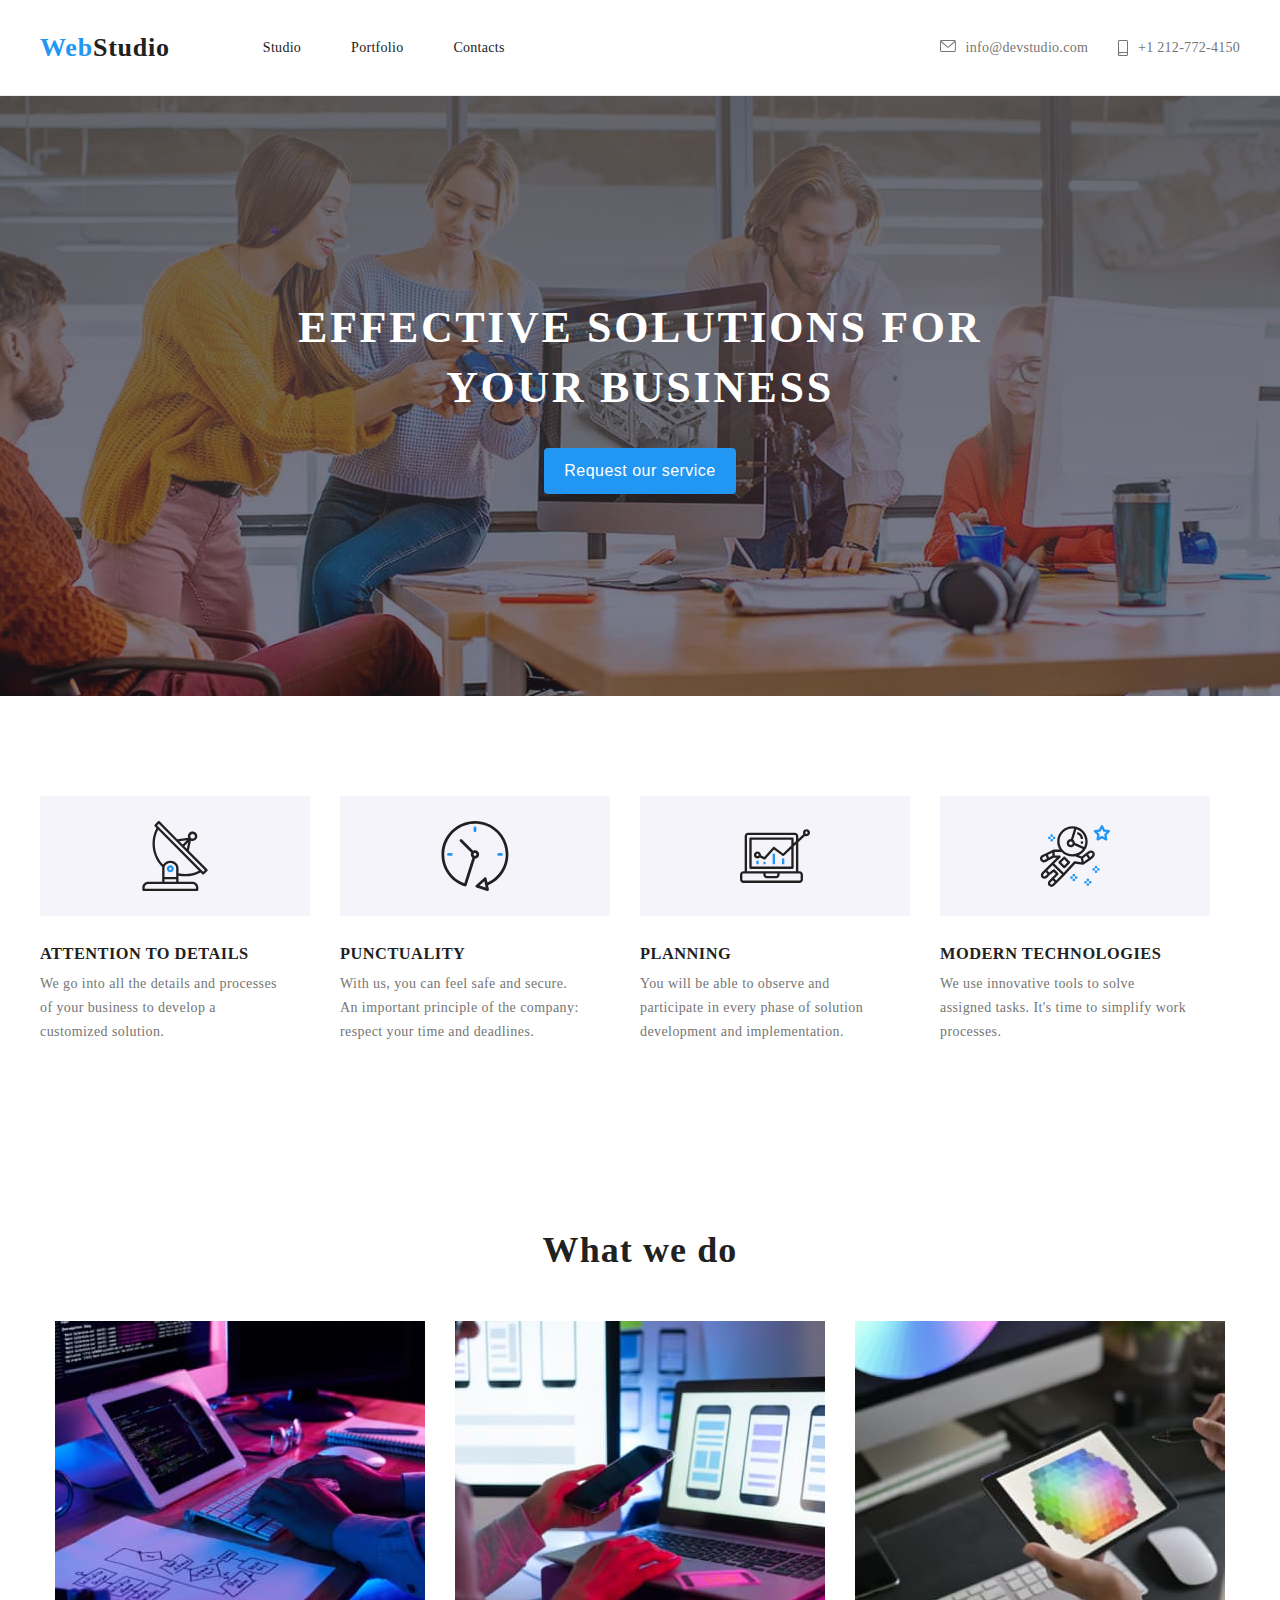
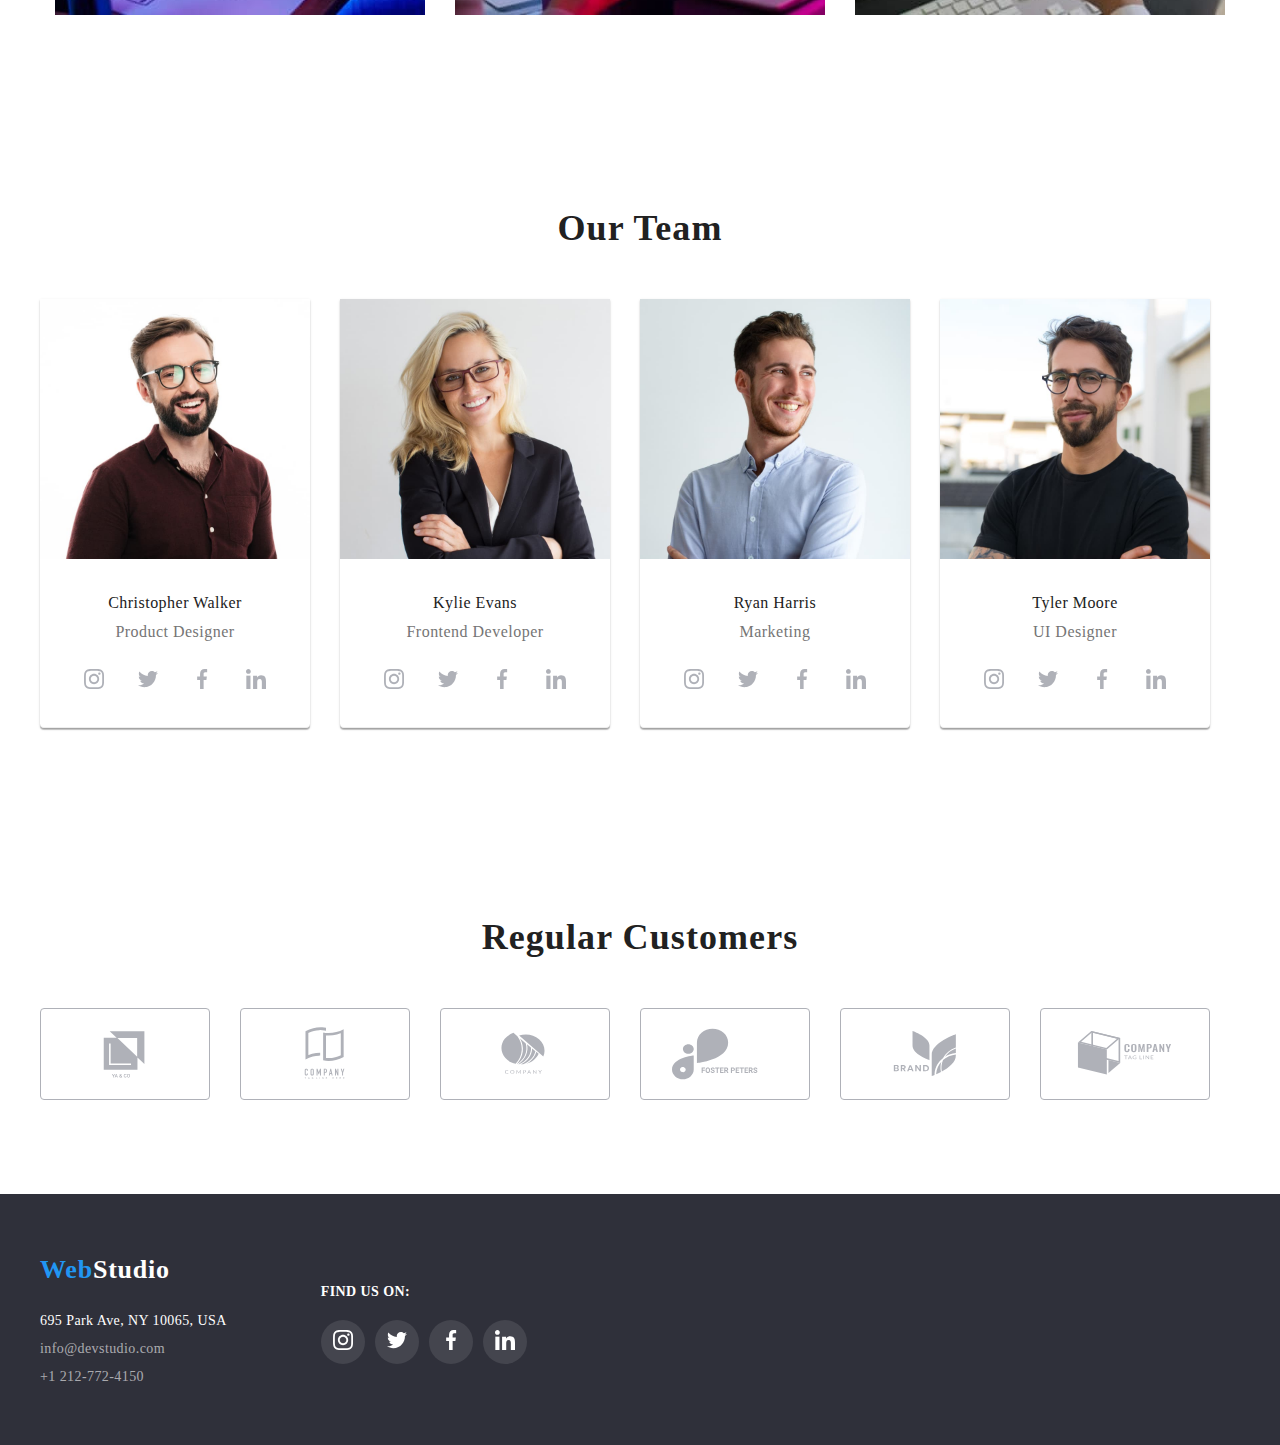
<file: index.html>
<!DOCTYPE html>
<html>

<head>
    <meta charset="UTF-8">
    <title>Web Studio</title>
    <link rel="preconnect" href="https://fonts.googleapis.com">
    <link rel="preconnect" href="https://fonts.gstatic.com" crossorigin>
    <link href="https://fonts.googleapis.com/css2?family=Raleway:wght@400;500;700;900&display=swap" rel="stylesheet">
    <link rel="stylesheet" href="css/styles.css">
</head>

<body>
    <!--HeaderSection-->
    <div class="header-border">
        <header class="page-header container-for-dimensions">
            <a class="link header-logo" href="index.html"><span class="span-for-logo">Web</span>Studio</a>
            <nav class="header-navigation">
                <ul class="navigation-list unstyled-list">
                    <li class="nav-list-item"><a class="link" href="index.html">Studio</a></li>
                    <li class="nav-list-item"><a class="link" href="Portfolio.html">Portfolio</a></li>
                    <li class="nav-list-item"><a class="link" href="Contacts.html">Contacts</a></li>
                </ul>
            </nav>
            <!--RightNavigationSection-->
            <ul class="right-navigation-list unstyled-list">
                <li class="contact-list-item">
                    <a class="link right-navigation-contact" href="mailto:info@devstudio.com">
                        <svg class="" width="16px" height="12px">
                        <use href="images/icons-svg.svg#icon-envelope"></use>
                        </svg>
                        info@devstudio.com 
                    </a></li>
                <li class="contact-list-item">
                    <a class="link right-navigation-contact" href="tel:+12127724150">
                        <svg class="right-navigation-icon-2" width="10px" height="16px">
                        <use href="images/icons-svg.svg#icon-smartphone"></use>
                        </svg>
                        +1 212-772-4150</a></li>
            </ul>
        </header>
    </div>
    <main>
        <section class="studio-height studio-height-background-image">
            <h1 class="first-studio-page-text">EFFECTIVE SOLUTIONS FOR<br> YOUR BUSINESS</h1>
            <button class="button-studio" type="button">Request our service</button>
        </section>
        <!--Features-Section-->
        <section class="container-for-dimensions">
            <ul class="container-feature-studio unstyled-list">
                <li class="feature-studio-list">
                    <div class="svg-container-features">
                        <div class="center-svg">
                        <svg class="svg-dimensions-features">
                            <use href="images/icons-svg.svg#icon-antenna-1-1"></use>
                        </svg>
                        </div>
                        <div class="feature-text">
                        <h3 class="strenghts-title">ATTENTION TO DETAILS</h3>
                        <p class="strenghts-description">We go into all the details and processes<br>
                            of your business to develop a
                            <br> customized solution.
                        </p>
                        </div>
                    </div>
                </li>
                <li class="feature-studio-list">
                    <div class="svg-container-features">
                        <div class="center-svg">
                        <svg class="svg-dimensions-features">
                            <use href="images/icons-svg.svg#icon-clock-1-1"></use>
                        </svg>
                        </div>
                        <div class="feature-text">
                        <h3 class="strenghts-title">PUNCTUALITY</h3>
                        <p class="strenghts-description">With us, you can feel safe and secure. <br>
                            An important principle of the company:
                            <br>respect your time and deadlines.
                            </p>
                        </div>
                    </div>
                </li>
                <li class="feature-studio-list">
                    <div class="svg-container-features">
                        <div class="center-svg">
                        <svg class="svg-dimensions-features">
                            <use href="images/icons-svg.svg#icon-diagram-1-1"></use>
                        </svg>
                        </div>
                        <div class="feature-text">
                        <h3 class="strenghts-title">PLANNING</h3>
                        <p class="strenghts-description">You will be able to observe and<br>
                            participate in every phase of solution<br>
                            development and implementation.</p> 
                        </div>
                    </div>
                </li>
                <li class="feature-studio-list">
                    <div class="svg-container-features">
                        <div class="center-svg">
                        <svg class="svg-dimensions-features">
                            <use href="images/icons-svg.svg#icon-astronaut-1-1"></use>
                        </svg>
                        </div>
                        <div class="feature-text">
                            <h3 class="strenghts-title">MODERN TECHNOLOGIES</h3>
                            <p class="strenghts-description">We use innovative tools to solve<br>
                            assigned tasks. It's time to simplify work<br>
                            processes.</p> 
                        </div>
                    </div>
                </li>
            </ul>
        <!--What-we-do-section-->
        <section class="container-for-dimensions padding-bottom-class">
            <h2 class="center-text">What we do</h2>
            <ul class="what-we-do-images unstyled-list">
                <li><img height="294" width="370" src="images/what_we_do1.jpg" alt=""></li>
                <li><img height="294" width="370" src="images/what_we_do2.jpg" alt=""></li>
                <li><img height="294" width="370" src="images/what_we_do3.jpg" alt=""></li>
            </ul>
        </section>
        <!--Our-team-Section-->
        <section class="container-for-dimensions">
            <h2 class="center-text">Our Team</h2>
            <ul class="container-list-studio unstyled-list">
                <li class="container-studio">
                    <img height="260" width="270" src="images/team1.jpg" alt="Christopher Walker">
                    <h3 class="container-title-studio">Christopher Walker</h3>
                    <p class="container-sub-title-studio">Product Designer</p>
                    <div class="social-media-icons">
                        <ul class="unstyled-list">
                            <li class=""> <a class="icon-list-item" href="#">
                                <svg class="social-media-icons-svg">
                                    <use href="images/icons-svg.svg#icon-instagram-2-1"></use>
                                </svg>
                            </a></li>
                            <li class=""> <a class="icon-list-item" href="#">
                                <svg class="social-media-icons-svg">
                                    <use href="images/icons-svg.svg#icon-twitter-1-1"></use>
                                </svg>
                            </a></li>
                            <li class=""> <a class="icon-list-item" href="#">
                                <svg class="social-media-icons-svg">
                                    <use href="images/icons-svg.svg#icon-facebook-1-1"></use>
                                </svg>
                            </a></li>
                            <li class=""> <a class="icon-list-item" href="#">
                                <svg class="social-media-icons-svg">
                                    <use href="images/icons-svg.svg#icon-linkedin-1-1"></use>
                                </svg>
                            </a></li>
                        </ul>
                    </div>
                </li>
                <li class="container-studio">
                    <img height="260" width="270" src="images/team2.jpg" alt="Kylie Evans">
                    <h3 class="container-title-studio">Kylie Evans</h3>
                    <p class="container-sub-title-studio">Frontend Developer</p>
                    <div class="social-media-icons">
                        <ul class="unstyled-list">
                            <li class=""> <a class="icon-list-item" href="#">
                                <svg class="social-media-icons-svg">
                                    <use href="images/icons-svg.svg#icon-instagram-2-1"></use>
                                </svg>
                            </a></li>
                            <li class=""> <a class="icon-list-item" href="#">
                                <svg class="social-media-icons-svg">
                                    <use href="images/icons-svg.svg#icon-twitter-1-1"></use>
                                </svg>
                            </a></li>
                            <li class=""> <a class="icon-list-item" href="#">
                                <svg class="social-media-icons-svg">
                                    <use href="images/icons-svg.svg#icon-facebook-1-1"></use>
                                </svg>
                            </a></li>
                            <li class=""> <a class="icon-list-item" href="#">
                                <svg class="social-media-icons-svg">
                                    <use href="images/icons-svg.svg#icon-linkedin-1-1"></use>
                                </svg>
                            </a></li>
                        </ul>
                    </div>
                </li>
                <li class="container-studio">
                    <img height="260" width="270" src="images/team3.jpg" alt="Ryan Harris">
                    <h3 class="container-title-studio">Ryan Harris</h3>
                    <p class="container-sub-title-studio">Marketing</p>
                    <div class="social-media-icons">
                        <ul class="unstyled-list">
                            <li class=""> <a class="icon-list-item" href="#">
                                <svg class="social-media-icons-svg">
                                    <use href="images/icons-svg.svg#icon-instagram-2-1"></use>
                                </svg>
                            </a></li>
                            <li class=""> <a class="icon-list-item" href="#">
                                <svg class="social-media-icons-svg">
                                    <use href="images/icons-svg.svg#icon-twitter-1-1"></use>
                                </svg>
                            </a></li>
                            <li class=""> <a class="icon-list-item" href="#">
                                <svg class="social-media-icons-svg">
                                    <use href="images/icons-svg.svg#icon-facebook-1-1"></use>
                                </svg>
                            </a></li>
                            <li class=""> <a class="icon-list-item" href="#">
                                <svg class="social-media-icons-svg">
                                    <use href="images/icons-svg.svg#icon-linkedin-1-1"></use>
                                </svg>
                            </a></li>
                        </ul>
                    </div>
                </li>
                <li class="container-studio">
                    <img height="260" width="270" src="images/team4.jpg" alt="Tyler Moore">
                    <h3 class="container-title-studio">Tyler Moore</h3>
                    <p class="container-sub-title-studio">UI Designer</p>
                    <div class="social-media-icons">
                        <ul class="unstyled-list">
                            <li class=""> <a class="icon-list-item" href="#">
                                <svg class="social-media-icons-svg">
                                    <use href="images/icons-svg.svg#icon-instagram-2-1"></use>
                                </svg>
                            </a></li>
                            <li class=""> <a class="icon-list-item" href="#">
                                <svg class="social-media-icons-svg">
                                    <use href="images/icons-svg.svg#icon-twitter-1-1"></use>
                                </svg>
                            </a></li>
                            <li class=""> <a class="icon-list-item" href="#">
                                <svg class="social-media-icons-svg">
                                    <use href="images/icons-svg.svg#icon-facebook-1-1"></use>
                                </svg>
                            </a></li>
                            <li class=""> <a class="icon-list-item" href="#">
                                <svg class="social-media-icons-svg">
                                    <use href="images/icons-svg.svg#icon-linkedin-1-1"></use>
                                </svg>
                            </a></li>
                        </ul>
                    </div>
                </li>
            </ul>
        </section>
        <!--Regular-Customers-->
        <section class="container-for-dimensions">
            <h2 class="center-text-1">Regular Customers</h2>
            <ul class="container-feature-studio-1 unstyled-list">
                <div class="svg-container-regular-customers">
                    <li class="">
                        <div class="svg-container-regular-customers-svg">
                            <svg class="svg-dimensions-regular-customers">
                                <use href="images/icons-svg.svg#icon-Logo"></use>
                            </svg>
                        </div>
                    </li>
                </div>
                <div class="svg-container-regular-customers">
                    <li class="">
                        <div class="svg-container-regular-customers-svg">
                            <svg class="svg-dimensions-regular-customers">
                                <use href="images/icons-svg.svg#icon-Logo-1"></use>
                            </svg>
                        </div>
                    </li>
                </div>
                <div class="svg-container-regular-customers">
                    <li class="">
                        <div class="svg-container-regular-customers-svg">
                            <svg class="svg-dimensions-regular-customers">
                                <use href="images/icons-svg.svg#icon-Logo-2"></use>
                            </svg>
                        </div>
                    </li>
                </div>
                <div class="svg-container-regular-customers">
                    <li class="">
                        <div class="svg-container-regular-customers-svg">
                            <svg class="svg-dimensions-regular-customers">
                                <use href="images/icons-svg.svg#icon-Logo-3"></use>
                            </svg>
                        </div>
                    </li>
                </div>
                <div class="svg-container-regular-customers">
                    <li class="">
                        <div class="svg-container-regular-customers-svg">
                            <svg class="svg-dimensions-regular-customers">
                                <use href="images/icons-svg.svg#icon-Logo-4"></use>
                            </svg>
                        </div>
                    </li>
                </div>
                <div class="svg-container-regular-customers">
                    <li class="">
                        <div class="svg-container-regular-customers-svg">
                            <svg class="svg-dimensions-regular-customers">
                                <use href="images/icons-svg.svg#icon-Logo-5"></use>
                            </svg>
                        </div>
                    </li>
                </div>
                </ul>
        </section>
    </main>
    <!--PageFooter-->
    <footer class="page-footer">
        <div class="footer-style container-for-dimensions">
            <div class="footer-logo-container">
            <section class="footer-section">
                <a class="footer-logo link" href="index.html"><span class="span-for-logo">Web</span>Studio</a>
                <address>
                    <ul class="informations-of-contact unstyled-list">
                        <li><a class="link location" href="">695 Park Ave, NY 10065, USA</a></li>
                        <li><a class="link contacts" href="mailto:info@devstudio.com">info@devstudio.com</a></li>
                        <li><a class="link contacts mail" href="tel:+12127724150">+1 212-772-4150</a></li>
                    </ul>
                </address>
            </section>
            </div>
            <section class="find-us-section">
                <p class="find-us-text">Find us on:</p>
                <div class="social-icons">
                    <div class="social-media-icons">
                        <ul class="unstyled-list">
                            <li class="icon-list-item-footer"> <a href="#">
                                    <svg width="20px" height="20px">
                                        <use href="images/icons-svg.svg#icon-instagram-2-2"></use>
                                    </svg></a></li>
                            <li class="icon-list-item-footer"> <a href="#">
                                    <svg width="20px" height="20px">
                                        <use href="images/icons-svg.svg#icon-twitter-1-2"></use>
                                    </svg></a></li>
                            <li class="icon-list-item-footer"> <a href="#">
                                    <svg width="20px" height="20px">
                                        <use href="images/icons-svg.svg#icon-facebook-1-2"></use>
                                    </svg></a></li>
                            <li class="icon-list-item-footer"> <a href="#">
                                    <svg width="20px" height="20px">
                                        <use href="images/icons-svg.svg#icon-linkedin-1-2"></use>
                                    </svg></a></li>
                        </ul>
                    </div>
                </div>
            </section>
        </div>
    </footer>
</body>
</html>
</file>
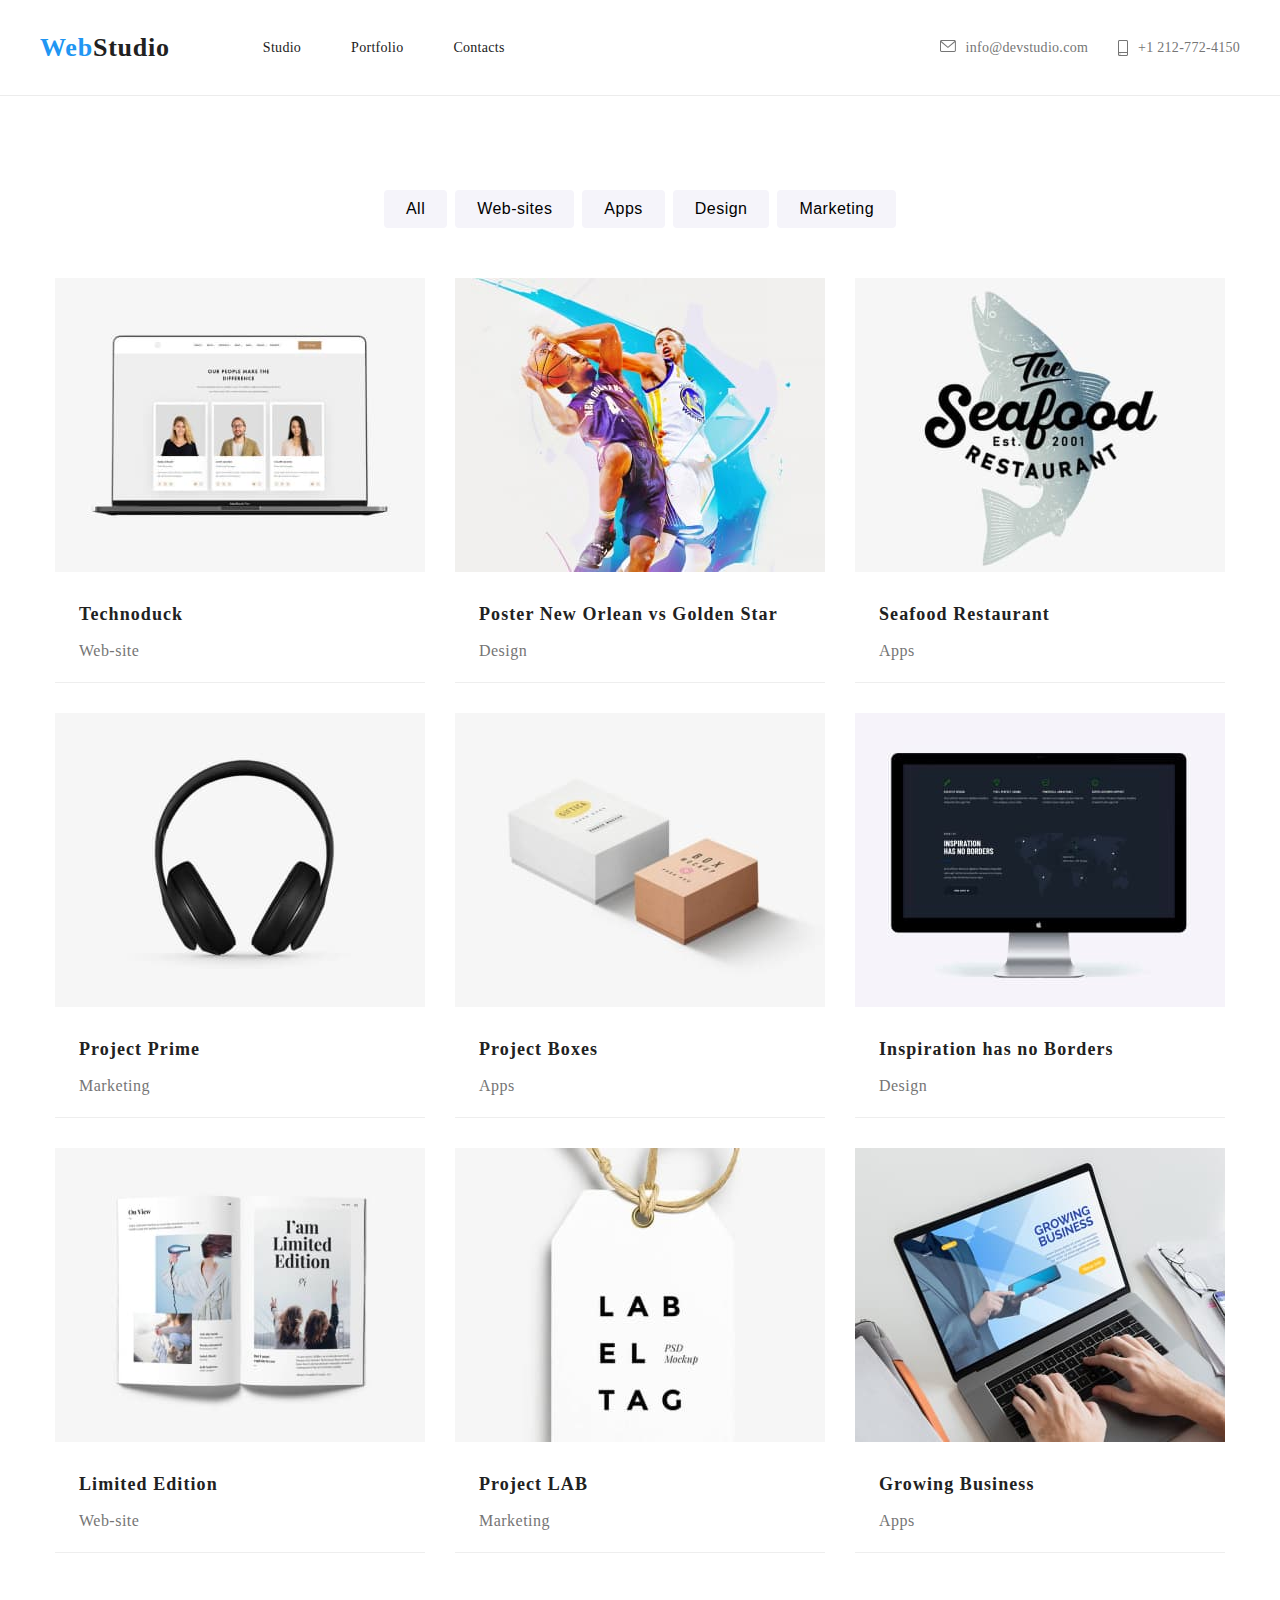
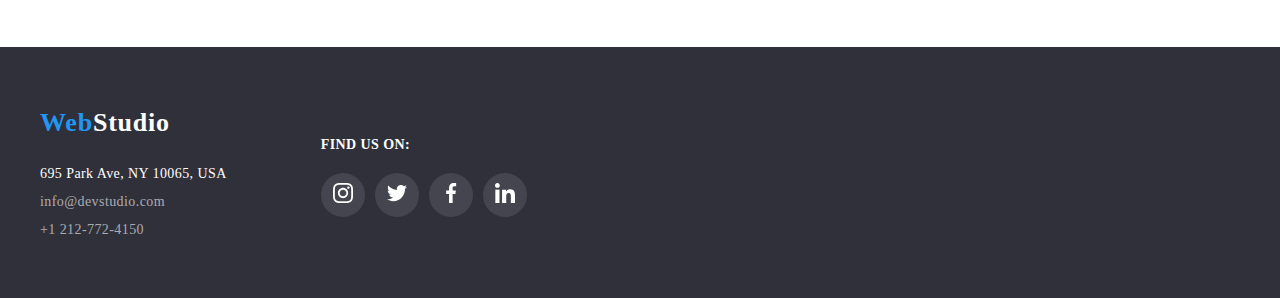
<file: Portfolio.html>
<!DOCTYPE html>
<html>
    <head>
        <meta charset="UTF-8">
        <title>Portfolio</title>
        <link rel="preconnect" href="https://fonts.googleapis.com">
        <link rel="preconnect" href="https://fonts.gstatic.com" crossorigin>
        <link href="https://fonts.googleapis.com/css2?family=Raleway:wght@400;500;700;900&display=swap" rel="stylesheet">
        <link rel="stylesheet" href="css/styles.css">
    </head>
    <body>
        <!--HeaderSection-->
        <div class="header-border">
        <header class="page-header container-for-dimensions">
            <a class="link header-logo" href="index.html"><span class="span-for-logo">Web</span>Studio</a>
            <nav class="header-navigation">
                <ul class="navigation-list unstyled-list">
                    <li class="nav-list-item"><a class="link" href="index.html">Studio</a></li>
                    <li class="nav-list-item"><a class="link" href="Portfolio.html">Portfolio</a></li>
                    <li class="nav-list-item"><a class="link" href="Contacts.html">Contacts</a></li>
                </ul>
            </nav>    
            <!--RightNavigationSection-->
            <ul class="right-navigation-list unstyled-list">
                <li class="contact-list-item">
                    <a class="link right-navigation-contact" href="mailto:info@devstudio.com">
                        <svg class="" width="16px" height="12px">
                            <use href="images/icons-svg.svg#icon-envelope"></use>
                        </svg>
                        info@devstudio.com
                    </a>
                </li>
                <li class="contact-list-item">
                    <a class="link right-navigation-contact" href="tel:+12127724150">
                        <svg class="right-navigation-icon-2" width="10px" height="16px">
                            <use href="images/icons-svg.svg#icon-smartphone"></use>
                        </svg>
                        +1 212-772-4150</a>
                </li>
            </ul>
        </header>
        </div>
        <main>
            <!--HeroSection-->
            <section class="hero-section container-for-dimensions">
                <!--ButtonsSection-->
                <ul class="button-list unstyled-list">
                    <li class="button-item-list"><button class="button" type="button">All</button></li>
                    <li class="button-item-list"><button class="button" type="button">Web-sites</button></li>
                    <li class="button-item-list"><button class="button" type="button">Apps</button></li>
                    <li class="button-item-list"><button class="button" type="button">Design</button></li>
                    <li class="button-item-list"><button class="button" type="button">Marketing</button></li>
                </ul>
                <!--ContainerSection-->
                <ul class="container-list unstyled-list">
                    <li class="container">
                        <div class="container-image"><img src="images/card1.jpg" alt="Web-site">
                        <h3 class="container-title">Technoduck</h3>
                        <h4 class="container-sub-title">Web-site</h4>
                        </div>
                    </li>
                    <li class="container">
                        <div class="container-image"><img src="images/card2.jpg" alt="Web-site">
                        <h3 class="container-title">Poster New Orlean vs Golden Star</h3>
                        <h4 class="container-sub-title">Design</h4>
                        </div>
                    </li>
                    <li class="container">
                        <div class="container-image"><img src="images/card3.jpg" alt="Web-site">
                        <h3 class="container-title">Seafood Restaurant </h3>
                        <h4 class="container-sub-title">Apps</h4>
                        </div>
                    </li>
                    <li class="container">
                        <div class="container-image"><img src="images/card4.jpg" alt="Web-site">
                        <h3 class="container-title">Project Prime</h3>
                        <h4 class="container-sub-title">Marketing</h4>
                        </div>
                    </li>
                    <li class="container">
                        <div class="container-image"><img src="images/card5.jpg" alt="Web-site">
                        <h3 class="container-title">Project Boxes</h3>
                        <h4 class="container-sub-title">Apps</h4>
                        </div>
                    </li>
                    <li class="container">
                        <div class="container-image"><img src="images/card6.jpg" alt="Web-site">
                        <h3 class="container-title">Inspiration has no Borders</h3>
                        <h4 class="container-sub-title">Design</h4>
                        </div>
                    </li>
                    <li class="container">
                        <div class="container-image"><img src="images/card7.jpg" alt="Web-site">
                        <h3 class="container-title">Limited Edition</h3>
                        <h4 class="container-sub-title">Web-site</h4>
                        </div>
                    </li>
                    <li class="container">
                        <div class="container-image"><img src="images/card8.jpg" alt="Web-site">
                        <h3 class="container-title">Project LAB</h3>
                        <h4 class="container-sub-title">Marketing</h4>
                        </div>
                    </li>
                    <li class="container">
                        <div class="container-image"><img src="images/card9.jpg" alt="Web-site">
                        <h3 class="container-title">Growing Business</h3>
                        <h4 class="container-sub-title">Apps</h4>
                        </div>
                    </li>
                </ul>
            </section>
        </main>
        <!--PageFooter-->
        <footer class="page-footer">
            <div class="footer-style container-for-dimensions">
                <div class="footer-logo-container">
                <section class="footer-section">
                    <a class="footer-logo link" href="index.html"><span class="span-for-logo">Web</span>Studio</a>
                    <address>
                        <ul class="informations-of-contact unstyled-list">
                            <li><a class="link location" href="">695 Park Ave, NY 10065, USA</a></li>
                            <li><a class="link contacts" href="mailto:info@devstudio.com">info@devstudio.com</a></li>
                            <li><a class="link contacts mail" href="tel:+12127724150">+1 212-772-4150</a></li>
                        </ul>
                    </address>
                </section>
                </div>
                <section class="find-us-section">
                    <p class="find-us-text">Find us on:</p>
                    <div class="social-icons">
                        <div class="social-media-icons">
                            <ul class="unstyled-list">
                                <li class="icon-list-item-footer"> <a href="#">
                                        <svg width="20px" height="20px">
                                            <use href="images/icons-svg.svg#icon-instagram-2-2"></use>
                                        </svg></a></li>
                                <li class="icon-list-item-footer"> <a href="#">
                                        <svg width="20px" height="20px">
                                            <use href="images/icons-svg.svg#icon-twitter-1-2"></use>
                                        </svg></a></li>
                                <li class="icon-list-item-footer"> <a href="#">
                                        <svg width="20px" height="20px">
                                            <use href="images/icons-svg.svg#icon-facebook-1-2"></use>
                                        </svg></a></li>
                                <li class="icon-list-item-footer"> <a href="#">
                                        <svg width="20px" height="20px">
                                            <use href="images/icons-svg.svg#icon-linkedin-1-2"></use>
                                        </svg></a></li>
                            </ul>
                        </div>
                    </div>
                </section>
            </div>
        </footer>
    </body>
</html>
</file>
<file: css/styles.css>
/*Variables*/
:root {
    --background-section: white;
}

.header-navigation,
.hero-section
{
    background-color: var(--background-section);
}

/*Globals*/
body{
    font-family: 'Roboto';
    font-weight: 500;
    font-size: 14px;
    line-height: 16px;
    letter-spacing: 0.02em;
    color: #212121;
    
    margin: 0px auto;
}

.header-logo {
    font-weight: 700;
    font-size: 26px;
    line-height: 31px;
    letter-spacing: 0.03em;
    margin-right: 93px;
}

.header-border {
    border-bottom: 1px solid #ECECEC ;
}

.page-header,
.container-for-dimensions
 {
    width: 1200px;
    margin: 0px auto;

}

.span-for-logo{
    color: #2196F3;
}

.page-header{
    background-color: #FFFFFF;
    display: flex;
    padding: 32px 0px;
}

.unstyled-list{
    list-style: none;
    margin: 0px;
    padding: 0px;
}

.link{
    color: #212121;
    text-decoration: none;
}

.navigation-list {
    display: flex;
    gap: 50px;  
    flex-grow: 1;
}

.header-navigation{
    display: flex;
    align-items: center;
    flex-grow: 1;
}

/* Right-navigation-list */

.right-navigation-list {
    color: #757575;
    display: flex;
    align-items: center;
    justify-content: flex-end;
    gap: 30px;
}

/* /* .right-navigation-list:hover{
    fill: #2196F3;
    color: #2196F3;
    border: none;
    cursor: pointer; 
}  */

.right-navigation-icon-1, .right-navigation-icon-2
{
    color: #757575;
    
}

.right-navigation-contact{
    display: flex;
    gap: 10px;
    fill: #757575;
    color: #757575;
}

.right-navigation-icon-1:hover , 
.right-navigation-icon-2:hover , 
.right-navigation-contact :hover,
.contact-list-item :hover
{
    fill: #2196F3;
    color: #2196F3;
}

.contact-list-item {
    display: flex;
    gap: 30px;
    justify-content: center;
}

.navigation-list :hover {
    color: #2196F3;
    text-decoration: none;
}

.button ,
.button-studio {
    font-size: 16px;
    line-height: 26px;
    text-align: center;
    letter-spacing: 0.03em;
    background: #F5F4FA;
    border: 0;
    border-radius: 4px;
    padding: 6px 22px;
}

.button-studio{
    color: #FFFFFF;
    background: #2196F3;
    padding: 10px 20px; 
    
}

.button:hover {
    color: #FFFFFF;
    background: #2196F3;
    border: none;
    box-shadow: 0px 3px 1px rgba(0, 0, 0, 0.1), 0px 1px 2px rgba(0, 0, 0, 0.08), 0px 2px 2px rgba(0, 0, 0, 0.12);
    cursor: pointer;
}

.button-list{
    display: flex;
    justify-content: center;
    gap: 8px;
    padding: 94px 0px 50px 0px;
}

.container-list{
    display: flex;
    gap: 30px;
    flex-wrap: wrap;
    margin-top: 50px;
    margin-bottom: 94px;
    margin: 0;
    padding: 0;
    justify-content: center;
    margin: 0 auto;
    padding-bottom: 94px;
    align-items: center;
}

.container-list-studio{
    display: flex;
    gap: 30px;
    margin: 0 auto;
    padding-bottom: 94px;
}

.container{
    height: 404px;
    background: #FFFFFF;
    border-bottom: 1px solid #EEEEEE;
}

.container:hover {
    border: 1px solid #EEEEEE;
    cursor: pointer;
    box-shadow: 0px 1px 1px rgba(0, 0, 0, 0.12), 0px 4px 4px rgba(0, 0, 0, 0.06), 1px 4px 6px rgba(0, 0, 0, 0.16)
}

.container-studio{
    width: 270px;
    height: 428px;
    background: #FFFFFF;
    border-bottom: 1px solid #EEEEEE;
    box-shadow: 0px 1px 3px rgba(0, 0, 0, 0.12), 0px 1px 1px rgba(0, 0, 0, 0.14), 0px 2px 1px rgba(0, 0, 0, 0.2);
    border-radius: 0px 0px 4px 4px;
}

.container-title {
    font-weight: 700;
    font-size: 18px;
    line-height: 36px;
    letter-spacing: 0.06em;
    text-align: left;
    padding: 20px 24px 4px;
}

.container-title-studio {
    font-weight: 500;
    font-size: 16px;
    line-height: 19px;
    letter-spacing: 0.03em;
    text-align: center;
    padding: 30px 0px 10px;

}

.container-sub-title {
    font-weight: 400;
    font-size: 16px;
    line-height: 30px;
    letter-spacing: 0.03em;
    color: #757575;
    padding: 0px 24px 20px;
}

.container-sub-title-studio {
    font-weight: 400;
    font-size: 16px;
    line-height: 19px;
    letter-spacing: 0.03em;
    color: #757575;
    text-align: center;
    padding-bottom: 16px;
}

.page-footer{
    background: #2F303A;
}

.location{
    font-weight: 400;
    font-style: normal;
    letter-spacing: 0.03em;
    color: #FFFFFF;
    
}

.contacts{
    font-weight: 400;
    font-style: normal;
    letter-spacing: 0.03em;
    color: rgba(255, 255, 255, 0.6);
}

.contacts:hover{
    color: #2196F3;
}

.footer-logo {
    font-weight: 700;
    font-size: 26px;
    line-height: 31px;
    letter-spacing: 0.03em;
    color: #FFFFFF;
}

.informations-of-contact{
  display: inline-block;
  margin-top: 28px; 
  
}

.studio-height {
    height: 600px;
    background-color: #2F303A;
    background: linear-gradient(rgba(90, 90, 94, 0.7), rgba(70, 72, 92, 0.2)), url(../images/background-for-studio.jpg);
    
    background-size: cover;
    background-position: center;
    background-repeat: no-repeat;
    display: flex;
    flex-direction: column;
    align-items: center;
    justify-content: center;
}

.studio-height-background-image{
    
}

/*.studio-atributes {
    display: flex;
    flex-direction: row;
    justify-content: center;
    gap: 30px;
    margin-right: 0px;
    margin-left: 0px;

    display: flex;
    gap: 30px;
    flex-wrap: wrap;
    margin: 0;
    padding: 0;
    justify-content: center;
    margin: 0 auto;
    align-items: center;
}
*/



.container-feature-studio,
.container-feature-studio-1
{
    display: flex;
    gap: 30px;
    flex-wrap: wrap;
    margin: 0;
    padding: 0;
    margin: 0 auto;
    align-items: center;
    padding-bottom: 94px;
}

.container-feature-studio{
    padding-top: 94px;
}

.container-feature-studio-1{
    padding-bottom: 94px;
}

.feature-studio-list {
    display: flex;
    justify-content: center;
    align-items: center;
}

.strenghts-title{
    padding-top: 30px;
    padding-bottom: 10px;
    font-weight: 700;
    letter-spacing: 0.03em;
    text-transform: uppercase;

}

.strenghts-description{
    font-weight: 400;
    font-size: 14px;
    line-height: 24px;
    letter-spacing: 0.03em;
    color: #757575;
}

.first-studio-page-text{
    font-weight: 900;
    font-size: 44px;
    line-height: 60px;
    text-align: center;
    letter-spacing: 0.06em;
    text-transform: uppercase;
    color: #FFFFFF;
    padding-bottom: 30px;
}

.center-text,
.center-text-1
{
    font-size: 36px;
    line-height: 42px;
    text-align: center;
    letter-spacing: 0.03em;
    padding-bottom: 50px;
    margin-top: 94px;
}

.padding-bottom-class{
    padding-bottom: 94px;
}

.what-we-do-images{
    display: flex;
    gap: 30px;
    align-items: center;
    justify-content: center;
    mix-blend-mode: normal;
}

.footer-style{
    display: flex;
    padding-top: 60px;
    gap: 94px;
}

ul.informations-of-contact li{
    margin-bottom: 12px;
}

ul.informations-of-contact li:last-child {
    margin-bottom: 60px;
  }

   .general-container{
    width: 100%;
      max-width: 1200px;
      margin: 0 auto;
  } 

.center-text{
    display: flex;
    justify-content: center;
    margin-top: 94px;
}

.social-icons{
    display: flex;
}

.social-media-icons {
    display: flex;
    justify-content: center;
}
.social-media-icons ul{
    display: flex;
    gap: 10px;
}

.social-media-icons-svg{
    fill: #afb1b8;
    display: flex;
    width: 20px;
    height: 20px;
}

/* .svg-color{
    fill: #afb1b8;
} */

.social-media-icons-svg:hover{
    fill: #FFFFFF;
}

/* .icon-list-item{
    fill: #FFFFFF;
} */

.icon-list-item-footer{
    background: rgba(255, 255, 255, 0.1);
}

.icon-list-item,
.icon-list-item-footer
{
    display: flex;
    width: 44px;
    height: 44px;
    justify-content: center;
    align-items: center;
    border-radius: 50%;
}
/* 
.icon-list-item a , .icon-list-item-footer a{
    color: #2196F3;
} */

/* .icon-list-item a{
    fill: #212121;
} */

/* .icon-list-item svg use{
    fill: currentColor;
} */

.icon-list-item:hover , .icon-list-item-footer:hover {
    background: #2196F3;
    cursor: pointer;
}

.icon-list-item:hover{
    fill: #FFFFFF;
}

.footer-logo-container {
    display: flex;
    gap: 94px;
}

.find-us-section{
    display: flex;
    flex-direction: column;
    align-items: baseline;
    gap: 20px;
    padding-top: 15px;
    
}

.find-us-text{
    font-weight: 700;
    letter-spacing: 0.03em;
    text-transform: uppercase;
    color: #FFFFFF;
    padding-top: 15px;
}

/*Features*/
.svg-container-features {
    display: flex;
    flex-direction: column;
    align-items: center;
    justify-content: center;
    width: 270px;
    height: 251px;
}

.feature-text {
    height: 120px;
    width: 270px;    
}

.svg-dimensions-features {
    width: 70px;
    height: 70px;
}

.center-svg{
    width: 270px;
    height: 120px;
    background-color: #F5F4FA;
    display: flex;
    align-items: center;
    justify-content: center;
}

/*Regular customers*/
.svg-container-regular-customers {
    box-sizing: border-box;
    width: 170px;
    height: 92px;
    background-color: #FFFFFF;
    border: 1px solid #AFB1B8;
    border-radius: 4px;
    display: flex;
    align-items: center;
    justify-content: center;
}

.svg-container-regular-customers svg {
    width: 100%;
    height: 100%;
  }

.svg-container-regular-customers-svg {
    width: 106px;
    height: 60px;
}

.svg-dimensions-regular-customers {
    fill: #AFB1B8;
}

.svg-dimensions-regular-customers:hover , .svg-container-regular-customers:hover{
    fill: #2196F3;
    border-color: #2196F3;
    cursor: pointer;
}


  *
{
    margin-block-start: 0px;
    margin-block-end: 0px;
    margin-inline-start: 0px;
    margin-inline-end: 0px;
}
</file>
